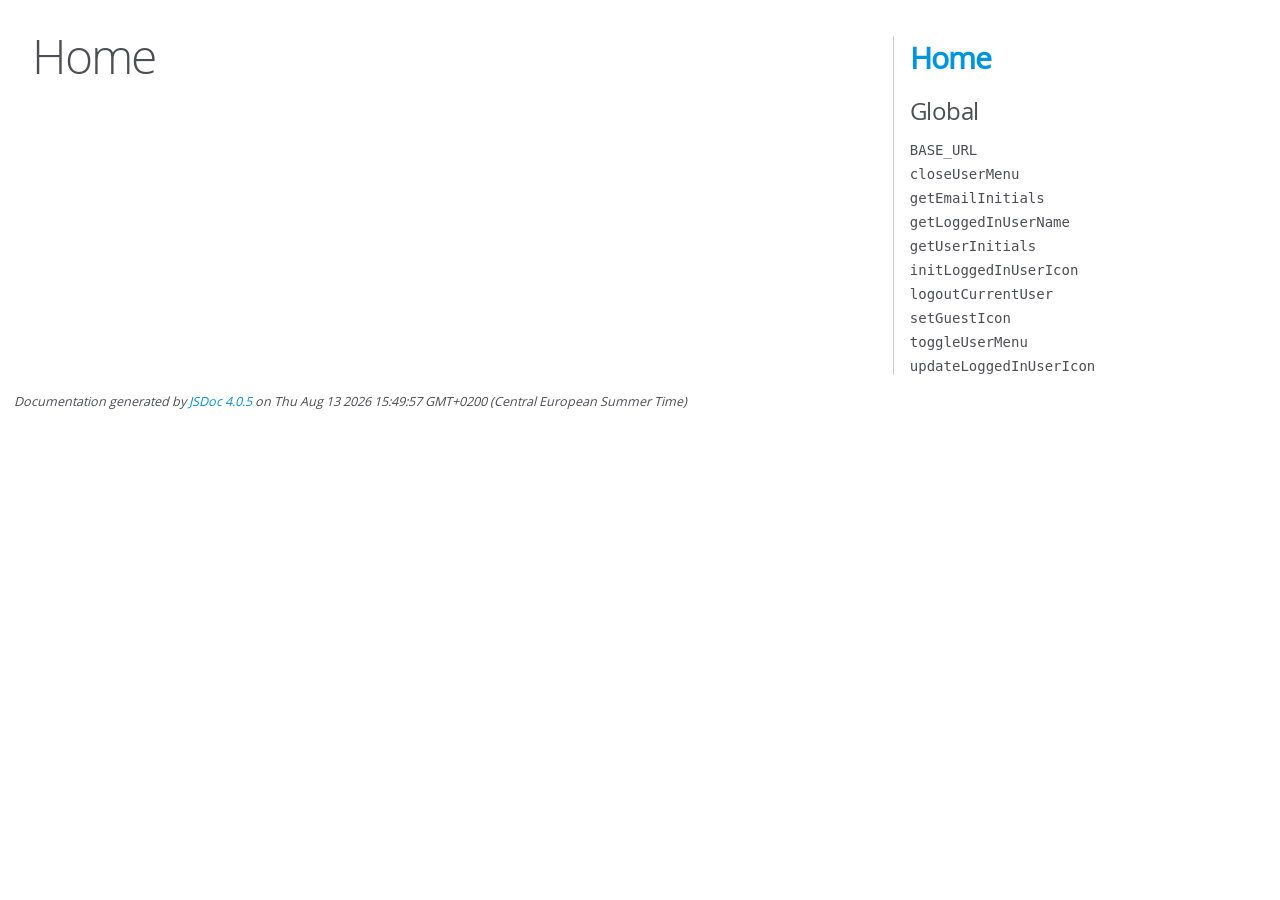
<file: out/index.html>
<!DOCTYPE html>
<html lang="en">
<head>
    <meta charset="utf-8">
    <title>JSDoc: Home</title>

    <script src="scripts/prettify/prettify.js"> </script>
    <script src="scripts/prettify/lang-css.js"> </script>
    <!--[if lt IE 9]>
      <script src="//html5shiv.googlecode.com/svn/trunk/html5.js"></script>
    <![endif]-->
    <link type="text/css" rel="stylesheet" href="styles/prettify-tomorrow.css">
    <link type="text/css" rel="stylesheet" href="styles/jsdoc-default.css">
</head>

<body>

<div id="main">

    <h1 class="page-title">Home</h1>

    



    


    <h3> </h3>










    









</div>

<nav>
    <h2><a href="index.html">Home</a></h2><h3>Global</h3><ul><li><a href="global.html#BASE_URL">BASE_URL</a></li><li><a href="global.html#closeUserMenu">closeUserMenu</a></li><li><a href="global.html#getEmailInitials">getEmailInitials</a></li><li><a href="global.html#getLoggedInUserName">getLoggedInUserName</a></li><li><a href="global.html#getUserInitials">getUserInitials</a></li><li><a href="global.html#initLoggedInUserIcon">initLoggedInUserIcon</a></li><li><a href="global.html#logoutCurrentUser">logoutCurrentUser</a></li><li><a href="global.html#setGuestIcon">setGuestIcon</a></li><li><a href="global.html#toggleUserMenu">toggleUserMenu</a></li><li><a href="global.html#updateLoggedInUserIcon">updateLoggedInUserIcon</a></li></ul>
</nav>

<br class="clear">

<footer>
    Documentation generated by <a href="https://github.com/jsdoc/jsdoc">JSDoc 4.0.5</a> on Thu Aug 13 2026 15:49:57 GMT+0200 (Central European Summer Time)
</footer>

<script> prettyPrint(); </script>
<script src="scripts/linenumber.js"> </script>
</body>
</html>
</file>
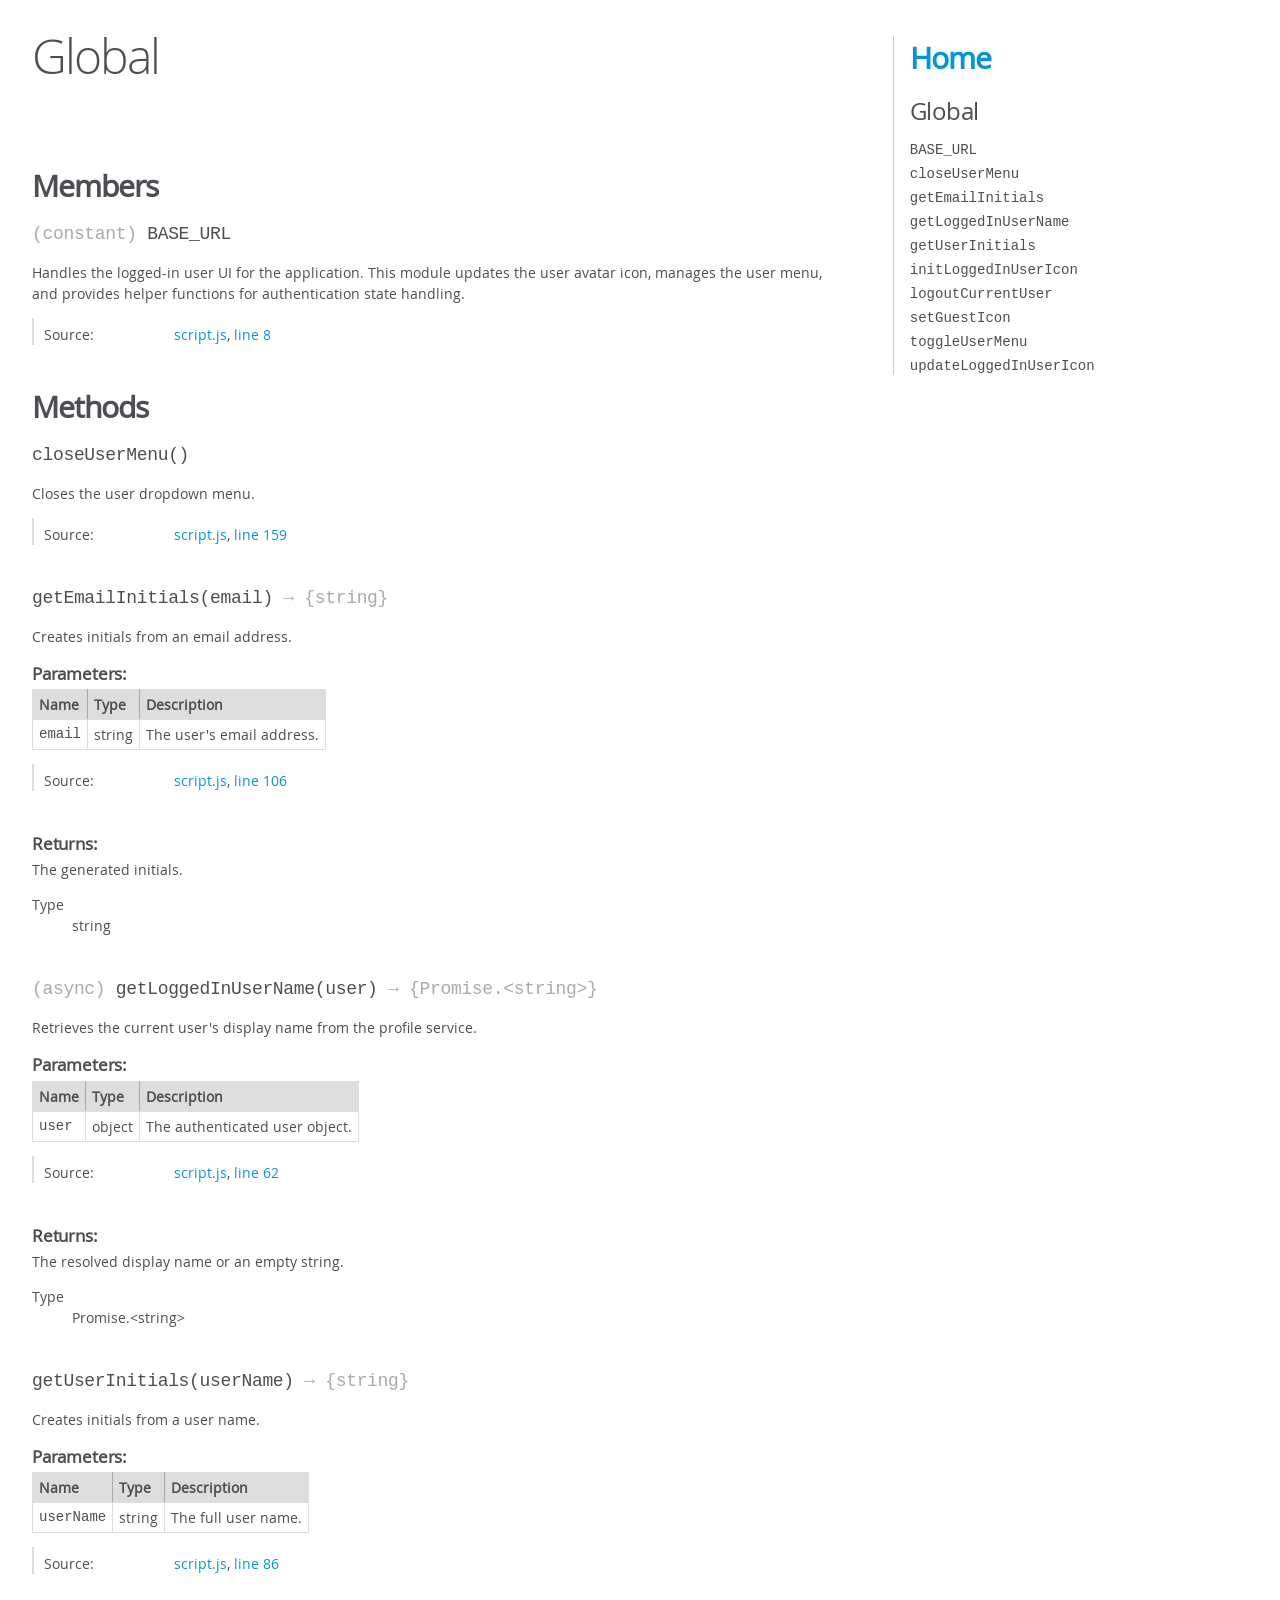
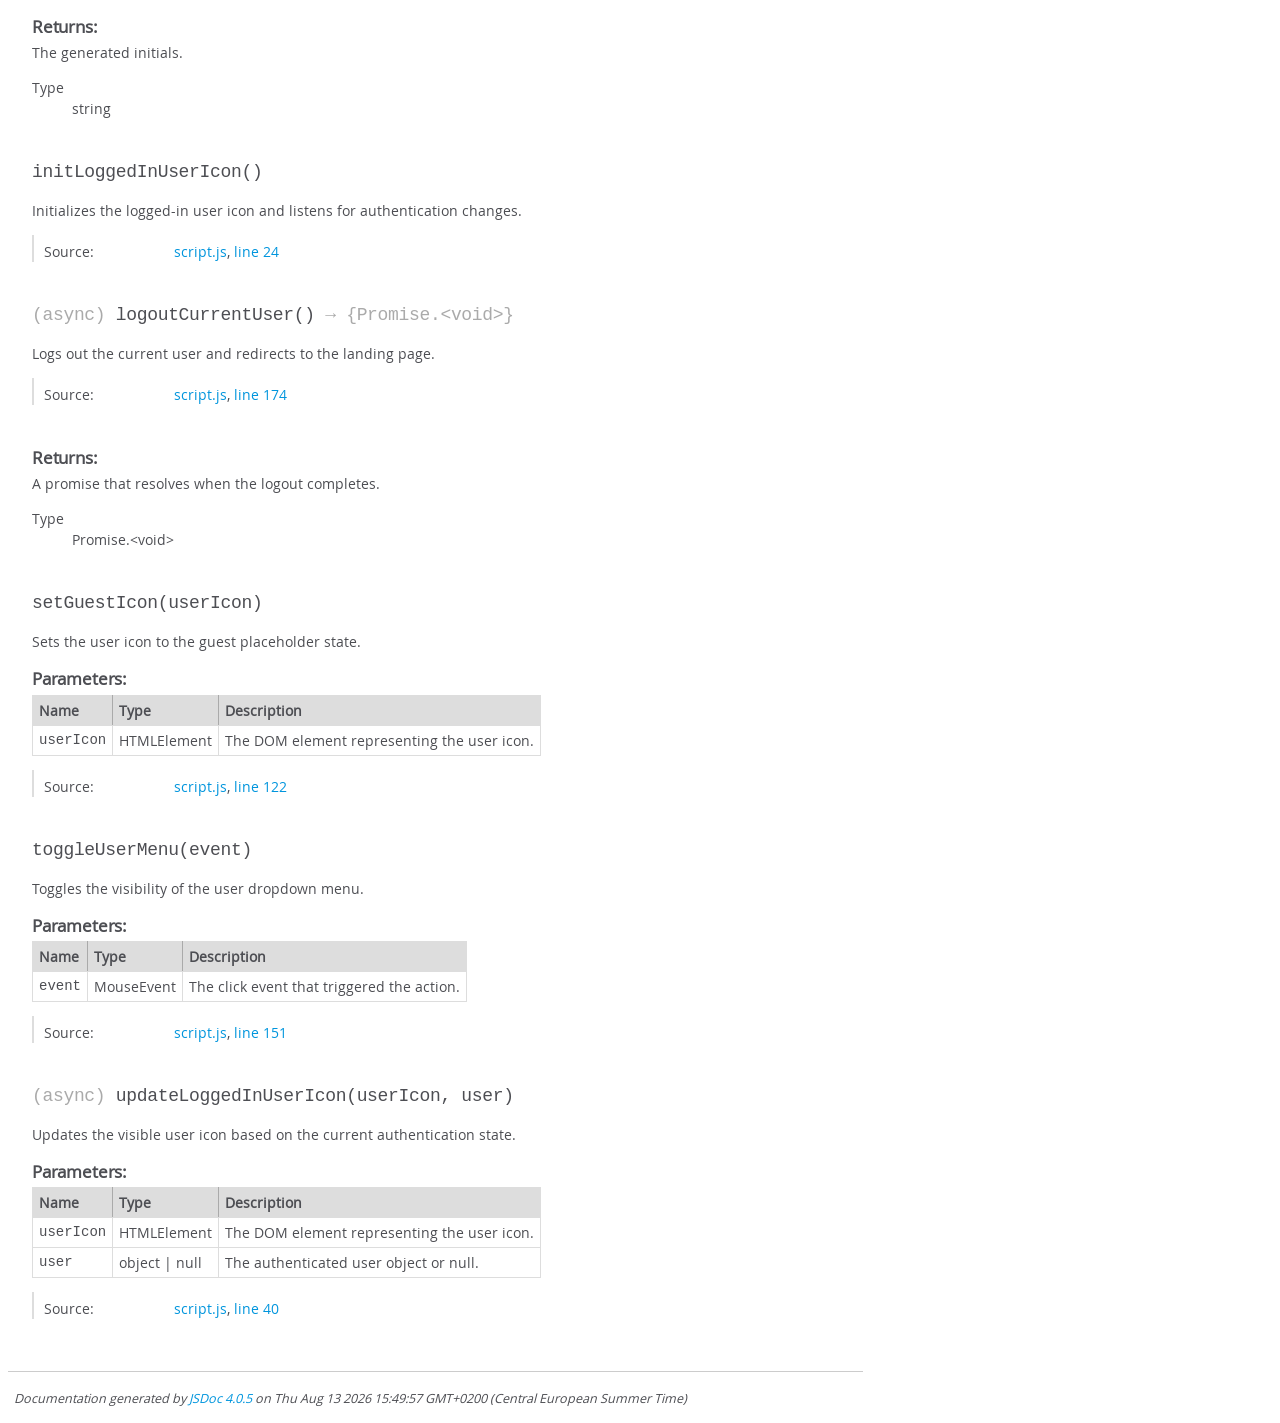
<file: out/global.html>
<!DOCTYPE html>
<html lang="en">
<head>
    <meta charset="utf-8">
    <title>JSDoc: Global</title>

    <script src="scripts/prettify/prettify.js"> </script>
    <script src="scripts/prettify/lang-css.js"> </script>
    <!--[if lt IE 9]>
      <script src="//html5shiv.googlecode.com/svn/trunk/html5.js"></script>
    <![endif]-->
    <link type="text/css" rel="stylesheet" href="styles/prettify-tomorrow.css">
    <link type="text/css" rel="stylesheet" href="styles/jsdoc-default.css">
</head>

<body>

<div id="main">

    <h1 class="page-title">Global</h1>

    




<section>

<header>
    
        <h2></h2>
        
    
</header>

<article>
    <div class="container-overview">
    
        

        


<dl class="details">

    

    

    

    

    

    

    

    

    

    

    

    

    

    

    

    
</dl>


        
    
    </div>

    

    

    

    

    

    

    
        <h3 class="subsection-title">Members</h3>

        
            
<h4 class="name" id="BASE_URL"><span class="type-signature">(constant) </span>BASE_URL<span class="type-signature"></span></h4>




<div class="description">
    Handles the logged-in user UI for the application.
This module updates the user avatar icon, manages the user menu,
and provides helper functions for authentication state handling.
</div>







<dl class="details">

    

    

    

    

    

    

    

    

    

    

    

    

    
    <dt class="tag-source">Source:</dt>
    <dd class="tag-source"><ul class="dummy"><li>
        <a href="script.js.html">script.js</a>, <a href="script.js.html#line8">line 8</a>
    </li></ul></dd>
    

    

    

    
</dl>






        
    

    
        <h3 class="subsection-title">Methods</h3>

        
            

    

    
    <h4 class="name" id="closeUserMenu"><span class="type-signature"></span>closeUserMenu<span class="signature">()</span><span class="type-signature"></span></h4>
    

    



<div class="description">
    Closes the user dropdown menu.
</div>













<dl class="details">

    

    

    

    

    

    

    

    

    

    

    

    

    
    <dt class="tag-source">Source:</dt>
    <dd class="tag-source"><ul class="dummy"><li>
        <a href="script.js.html">script.js</a>, <a href="script.js.html#line159">line 159</a>
    </li></ul></dd>
    

    

    

    
</dl>




















        
            

    

    
    <h4 class="name" id="getEmailInitials"><span class="type-signature"></span>getEmailInitials<span class="signature">(email)</span><span class="type-signature"> &rarr; {string}</span></h4>
    

    



<div class="description">
    Creates initials from an email address.
</div>









    <h5>Parameters:</h5>
    

<table class="params">
    <thead>
    <tr>
        
        <th>Name</th>
        

        <th>Type</th>

        

        

        <th class="last">Description</th>
    </tr>
    </thead>

    <tbody>
    

        <tr>
            
                <td class="name"><code>email</code></td>
            

            <td class="type">
            
                
<span class="param-type">string</span>


            
            </td>

            

            

            <td class="description last">The user's email address.</td>
        </tr>

    
    </tbody>
</table>






<dl class="details">

    

    

    

    

    

    

    

    

    

    

    

    

    
    <dt class="tag-source">Source:</dt>
    <dd class="tag-source"><ul class="dummy"><li>
        <a href="script.js.html">script.js</a>, <a href="script.js.html#line106">line 106</a>
    </li></ul></dd>
    

    

    

    
</dl>















<h5>Returns:</h5>

        
<div class="param-desc">
    The generated initials.
</div>



<dl>
    <dt>
        Type
    </dt>
    <dd>
        
<span class="param-type">string</span>


    </dd>
</dl>

    





        
            

    

    
    <h4 class="name" id="getLoggedInUserName"><span class="type-signature">(async) </span>getLoggedInUserName<span class="signature">(user)</span><span class="type-signature"> &rarr; {Promise.&lt;string>}</span></h4>
    

    



<div class="description">
    Retrieves the current user's display name from the profile service.
</div>









    <h5>Parameters:</h5>
    

<table class="params">
    <thead>
    <tr>
        
        <th>Name</th>
        

        <th>Type</th>

        

        

        <th class="last">Description</th>
    </tr>
    </thead>

    <tbody>
    

        <tr>
            
                <td class="name"><code>user</code></td>
            

            <td class="type">
            
                
<span class="param-type">object</span>


            
            </td>

            

            

            <td class="description last">The authenticated user object.</td>
        </tr>

    
    </tbody>
</table>






<dl class="details">

    

    

    

    

    

    

    

    

    

    

    

    

    
    <dt class="tag-source">Source:</dt>
    <dd class="tag-source"><ul class="dummy"><li>
        <a href="script.js.html">script.js</a>, <a href="script.js.html#line62">line 62</a>
    </li></ul></dd>
    

    

    

    
</dl>















<h5>Returns:</h5>

        
<div class="param-desc">
    The resolved display name or an empty string.
</div>



<dl>
    <dt>
        Type
    </dt>
    <dd>
        
<span class="param-type">Promise.&lt;string></span>


    </dd>
</dl>

    





        
            

    

    
    <h4 class="name" id="getUserInitials"><span class="type-signature"></span>getUserInitials<span class="signature">(userName)</span><span class="type-signature"> &rarr; {string}</span></h4>
    

    



<div class="description">
    Creates initials from a user name.
</div>









    <h5>Parameters:</h5>
    

<table class="params">
    <thead>
    <tr>
        
        <th>Name</th>
        

        <th>Type</th>

        

        

        <th class="last">Description</th>
    </tr>
    </thead>

    <tbody>
    

        <tr>
            
                <td class="name"><code>userName</code></td>
            

            <td class="type">
            
                
<span class="param-type">string</span>


            
            </td>

            

            

            <td class="description last">The full user name.</td>
        </tr>

    
    </tbody>
</table>






<dl class="details">

    

    

    

    

    

    

    

    

    

    

    

    

    
    <dt class="tag-source">Source:</dt>
    <dd class="tag-source"><ul class="dummy"><li>
        <a href="script.js.html">script.js</a>, <a href="script.js.html#line86">line 86</a>
    </li></ul></dd>
    

    

    

    
</dl>















<h5>Returns:</h5>

        
<div class="param-desc">
    The generated initials.
</div>



<dl>
    <dt>
        Type
    </dt>
    <dd>
        
<span class="param-type">string</span>


    </dd>
</dl>

    





        
            

    

    
    <h4 class="name" id="initLoggedInUserIcon"><span class="type-signature"></span>initLoggedInUserIcon<span class="signature">()</span><span class="type-signature"></span></h4>
    

    



<div class="description">
    Initializes the logged-in user icon and listens for authentication changes.
</div>













<dl class="details">

    

    

    

    

    

    

    

    

    

    

    

    

    
    <dt class="tag-source">Source:</dt>
    <dd class="tag-source"><ul class="dummy"><li>
        <a href="script.js.html">script.js</a>, <a href="script.js.html#line24">line 24</a>
    </li></ul></dd>
    

    

    

    
</dl>




















        
            

    

    
    <h4 class="name" id="logoutCurrentUser"><span class="type-signature">(async) </span>logoutCurrentUser<span class="signature">()</span><span class="type-signature"> &rarr; {Promise.&lt;void>}</span></h4>
    

    



<div class="description">
    Logs out the current user and redirects to the landing page.
</div>













<dl class="details">

    

    

    

    

    

    

    

    

    

    

    

    

    
    <dt class="tag-source">Source:</dt>
    <dd class="tag-source"><ul class="dummy"><li>
        <a href="script.js.html">script.js</a>, <a href="script.js.html#line174">line 174</a>
    </li></ul></dd>
    

    

    

    
</dl>















<h5>Returns:</h5>

        
<div class="param-desc">
    A promise that resolves when the logout completes.
</div>



<dl>
    <dt>
        Type
    </dt>
    <dd>
        
<span class="param-type">Promise.&lt;void></span>


    </dd>
</dl>

    





        
            

    

    
    <h4 class="name" id="setGuestIcon"><span class="type-signature"></span>setGuestIcon<span class="signature">(userIcon)</span><span class="type-signature"></span></h4>
    

    



<div class="description">
    Sets the user icon to the guest placeholder state.
</div>









    <h5>Parameters:</h5>
    

<table class="params">
    <thead>
    <tr>
        
        <th>Name</th>
        

        <th>Type</th>

        

        

        <th class="last">Description</th>
    </tr>
    </thead>

    <tbody>
    

        <tr>
            
                <td class="name"><code>userIcon</code></td>
            

            <td class="type">
            
                
<span class="param-type">HTMLElement</span>


            
            </td>

            

            

            <td class="description last">The DOM element representing the user icon.</td>
        </tr>

    
    </tbody>
</table>






<dl class="details">

    

    

    

    

    

    

    

    

    

    

    

    

    
    <dt class="tag-source">Source:</dt>
    <dd class="tag-source"><ul class="dummy"><li>
        <a href="script.js.html">script.js</a>, <a href="script.js.html#line122">line 122</a>
    </li></ul></dd>
    

    

    

    
</dl>




















        
            

    

    
    <h4 class="name" id="toggleUserMenu"><span class="type-signature"></span>toggleUserMenu<span class="signature">(event)</span><span class="type-signature"></span></h4>
    

    



<div class="description">
    Toggles the visibility of the user dropdown menu.
</div>









    <h5>Parameters:</h5>
    

<table class="params">
    <thead>
    <tr>
        
        <th>Name</th>
        

        <th>Type</th>

        

        

        <th class="last">Description</th>
    </tr>
    </thead>

    <tbody>
    

        <tr>
            
                <td class="name"><code>event</code></td>
            

            <td class="type">
            
                
<span class="param-type">MouseEvent</span>


            
            </td>

            

            

            <td class="description last">The click event that triggered the action.</td>
        </tr>

    
    </tbody>
</table>






<dl class="details">

    

    

    

    

    

    

    

    

    

    

    

    

    
    <dt class="tag-source">Source:</dt>
    <dd class="tag-source"><ul class="dummy"><li>
        <a href="script.js.html">script.js</a>, <a href="script.js.html#line151">line 151</a>
    </li></ul></dd>
    

    

    

    
</dl>




















        
            

    

    
    <h4 class="name" id="updateLoggedInUserIcon"><span class="type-signature">(async) </span>updateLoggedInUserIcon<span class="signature">(userIcon, user)</span><span class="type-signature"></span></h4>
    

    



<div class="description">
    Updates the visible user icon based on the current authentication state.
</div>









    <h5>Parameters:</h5>
    

<table class="params">
    <thead>
    <tr>
        
        <th>Name</th>
        

        <th>Type</th>

        

        

        <th class="last">Description</th>
    </tr>
    </thead>

    <tbody>
    

        <tr>
            
                <td class="name"><code>userIcon</code></td>
            

            <td class="type">
            
                
<span class="param-type">HTMLElement</span>


            
            </td>

            

            

            <td class="description last">The DOM element representing the user icon.</td>
        </tr>

    

        <tr>
            
                <td class="name"><code>user</code></td>
            

            <td class="type">
            
                
<span class="param-type">object</span>
|

<span class="param-type">null</span>


            
            </td>

            

            

            <td class="description last">The authenticated user object or null.</td>
        </tr>

    
    </tbody>
</table>






<dl class="details">

    

    

    

    

    

    

    

    

    

    

    

    

    
    <dt class="tag-source">Source:</dt>
    <dd class="tag-source"><ul class="dummy"><li>
        <a href="script.js.html">script.js</a>, <a href="script.js.html#line40">line 40</a>
    </li></ul></dd>
    

    

    

    
</dl>




















        
    

    

    
</article>

</section>




</div>

<nav>
    <h2><a href="index.html">Home</a></h2><h3>Global</h3><ul><li><a href="global.html#BASE_URL">BASE_URL</a></li><li><a href="global.html#closeUserMenu">closeUserMenu</a></li><li><a href="global.html#getEmailInitials">getEmailInitials</a></li><li><a href="global.html#getLoggedInUserName">getLoggedInUserName</a></li><li><a href="global.html#getUserInitials">getUserInitials</a></li><li><a href="global.html#initLoggedInUserIcon">initLoggedInUserIcon</a></li><li><a href="global.html#logoutCurrentUser">logoutCurrentUser</a></li><li><a href="global.html#setGuestIcon">setGuestIcon</a></li><li><a href="global.html#toggleUserMenu">toggleUserMenu</a></li><li><a href="global.html#updateLoggedInUserIcon">updateLoggedInUserIcon</a></li></ul>
</nav>

<br class="clear">

<footer>
    Documentation generated by <a href="https://github.com/jsdoc/jsdoc">JSDoc 4.0.5</a> on Thu Aug 13 2026 15:49:57 GMT+0200 (Central European Summer Time)
</footer>

<script> prettyPrint(); </script>
<script src="scripts/linenumber.js"> </script>
</body>
</html>
</file>
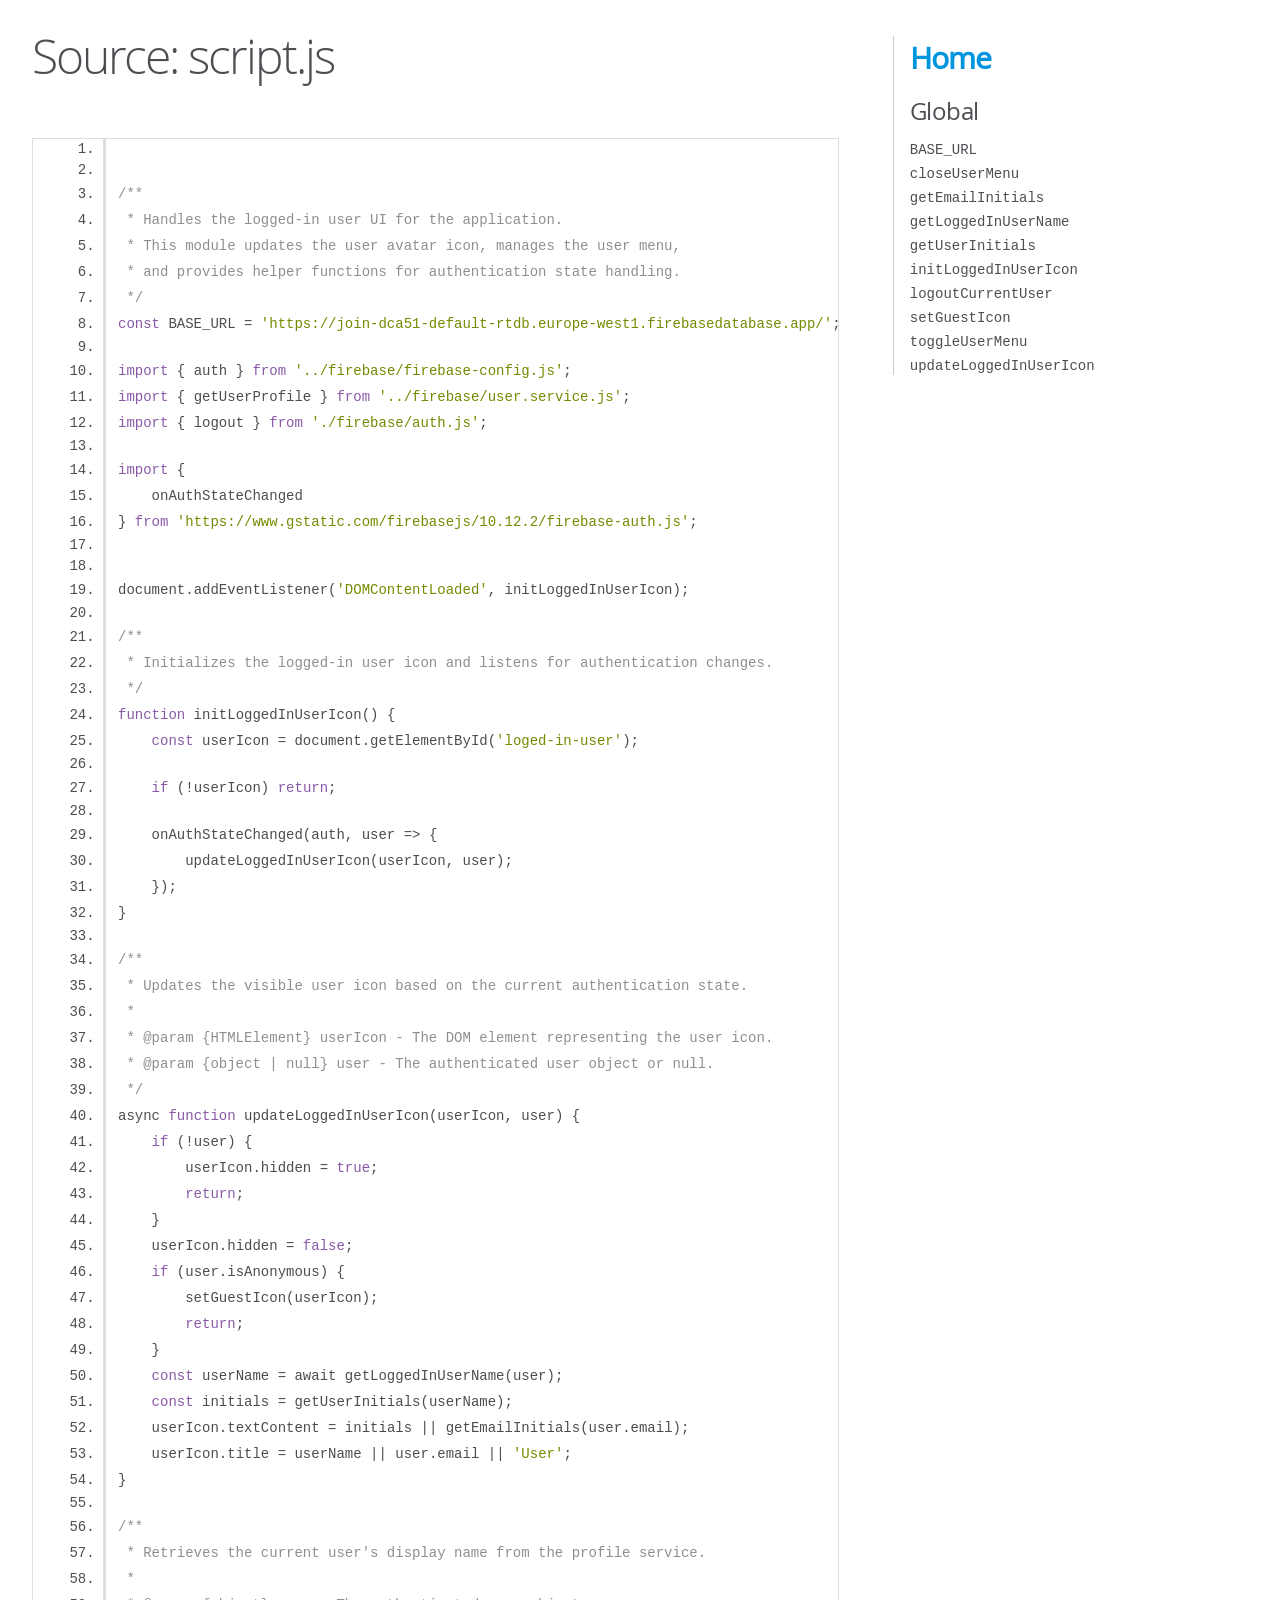
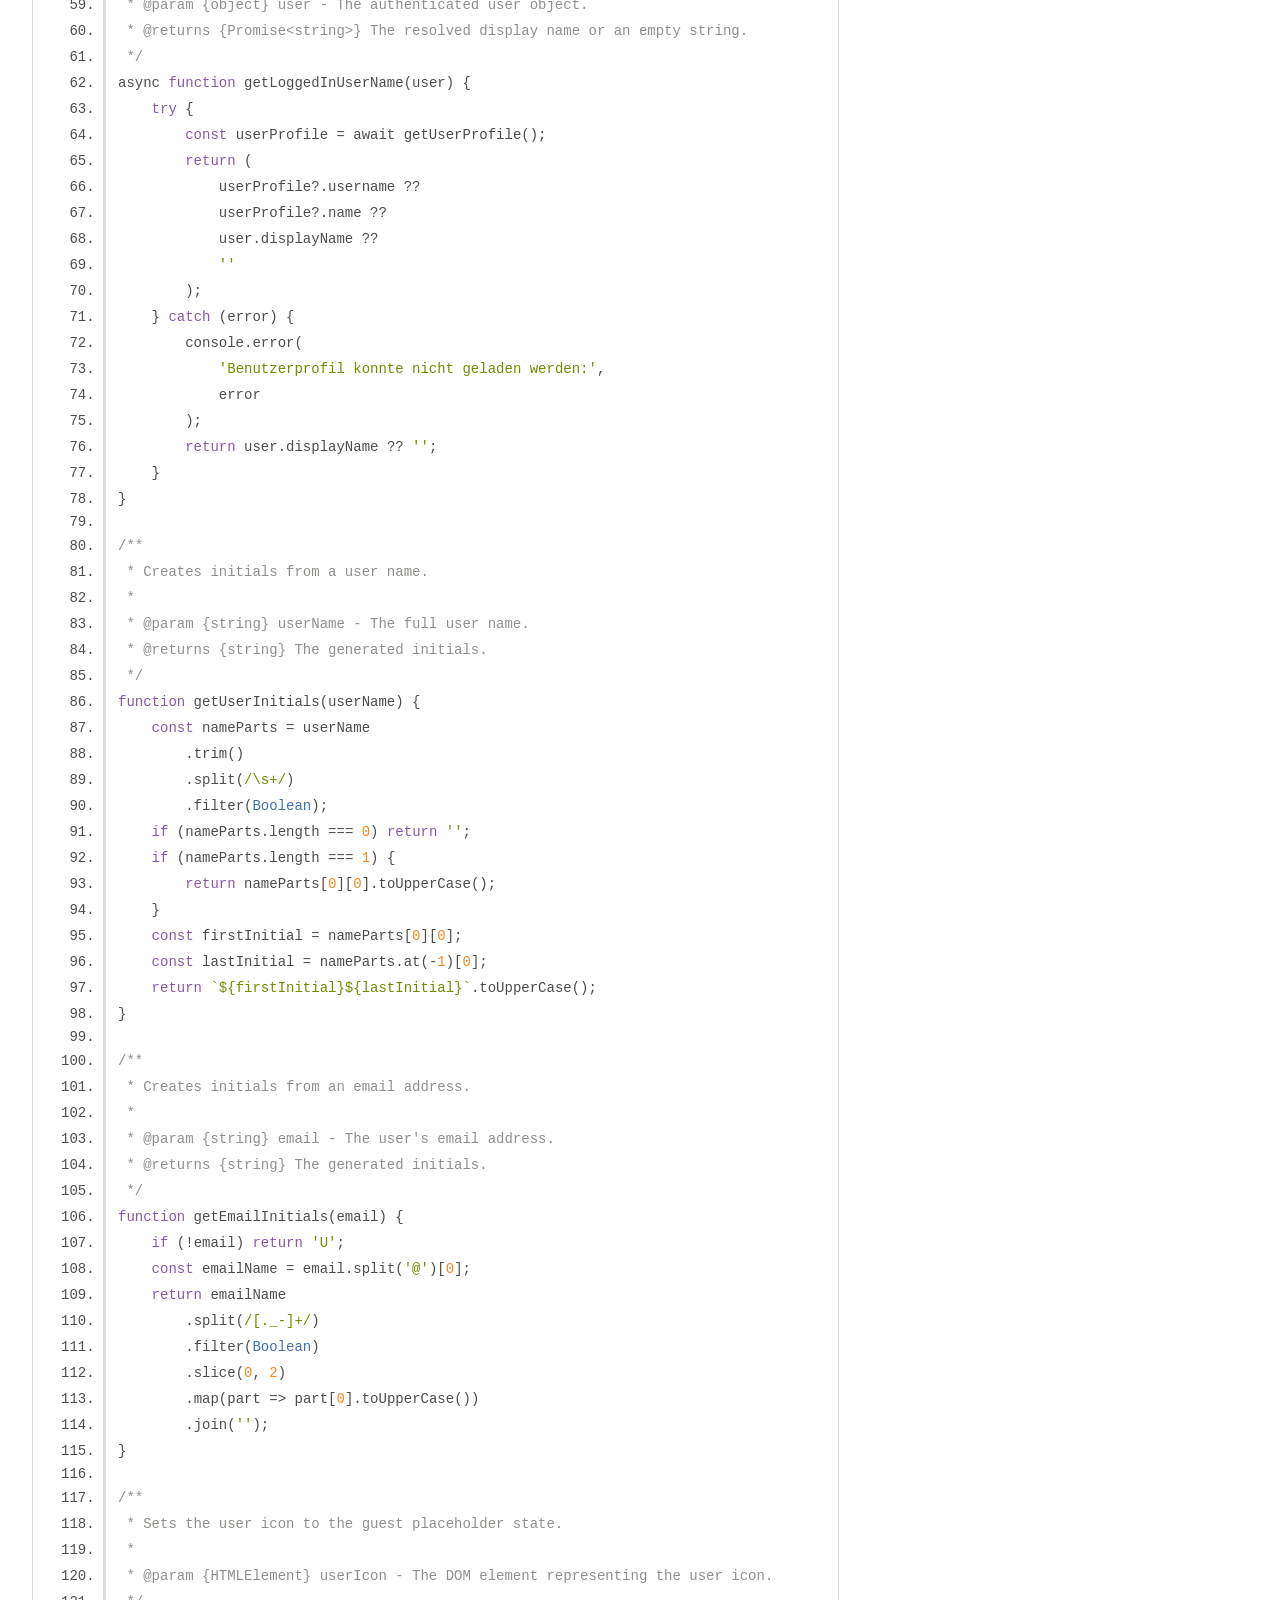
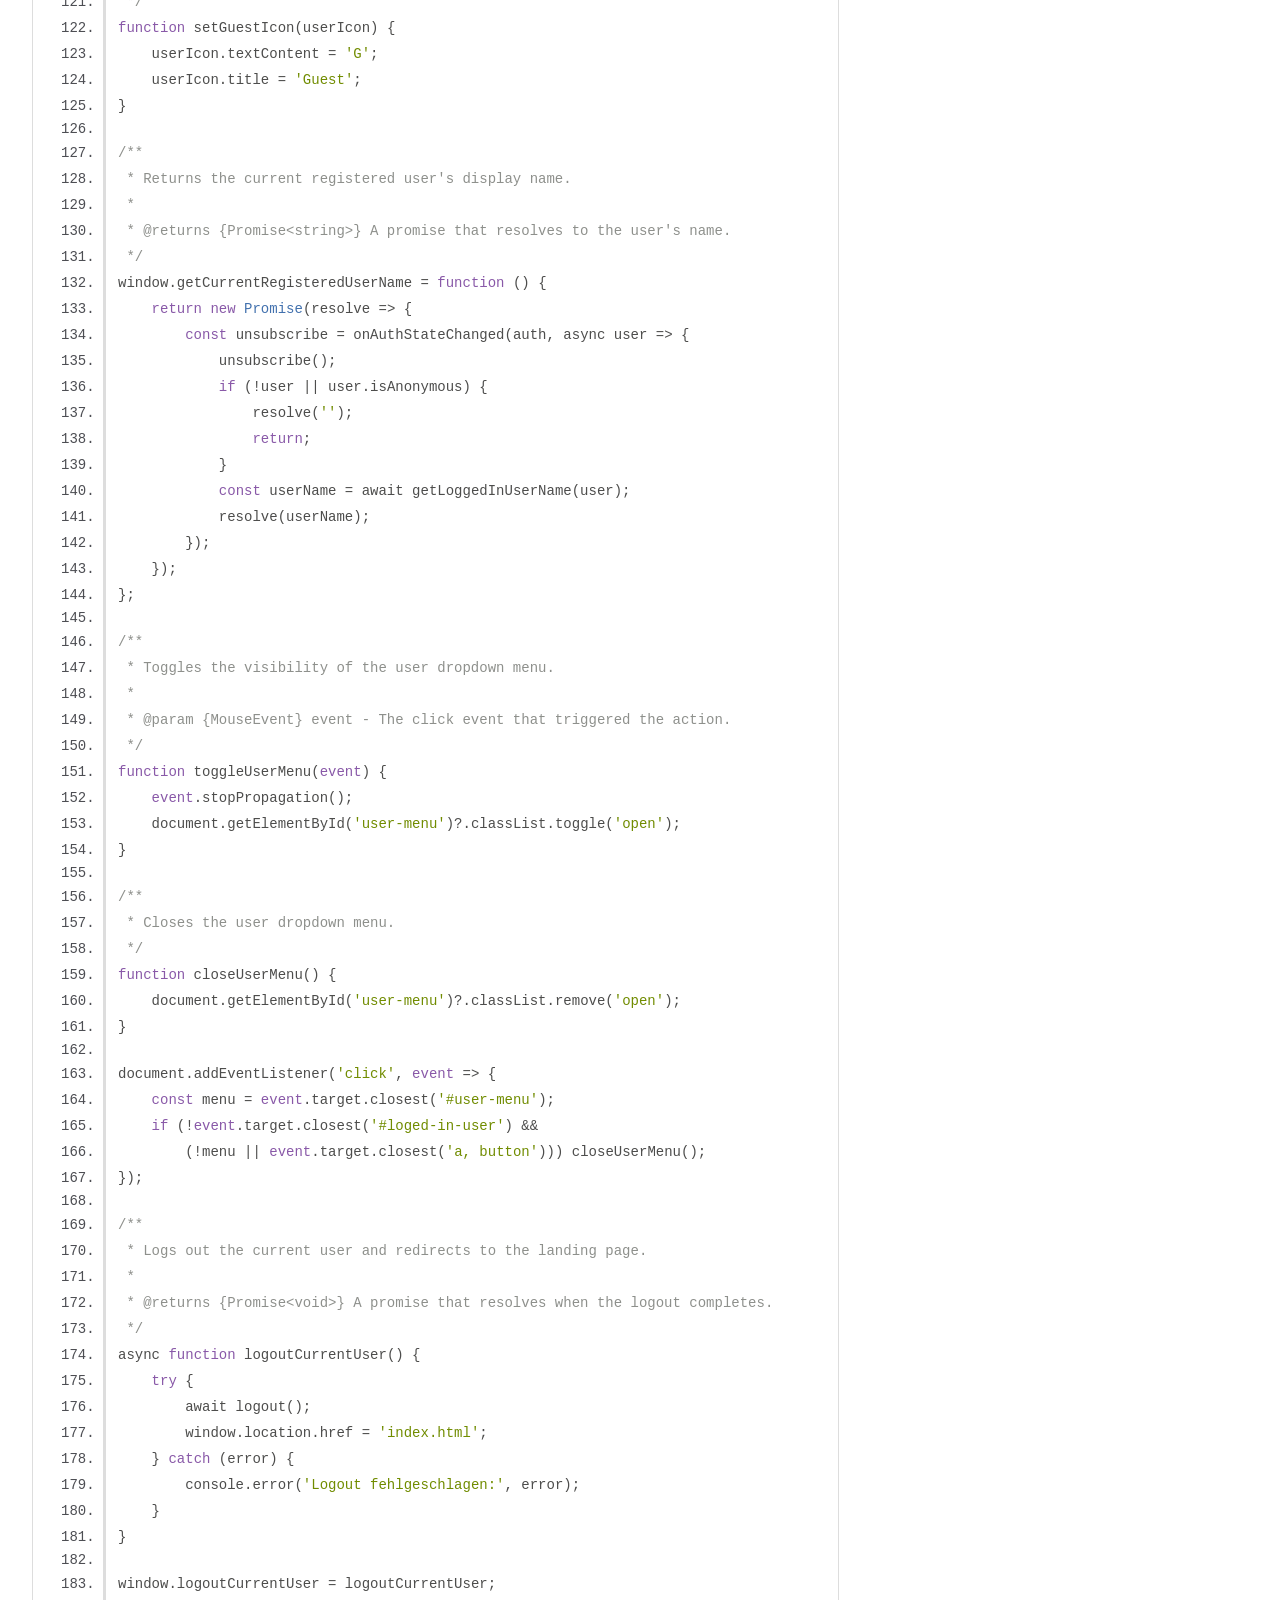
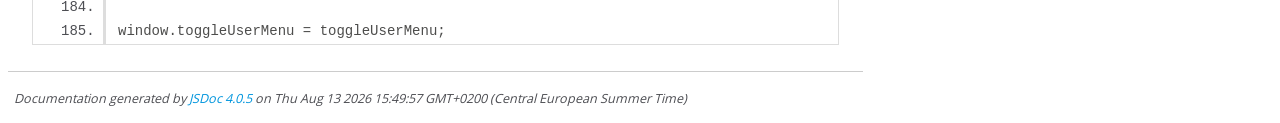
<file: out/script.js.html>
<!DOCTYPE html>
<html lang="en">
<head>
    <meta charset="utf-8">
    <title>JSDoc: Source: script.js</title>

    <script src="scripts/prettify/prettify.js"> </script>
    <script src="scripts/prettify/lang-css.js"> </script>
    <!--[if lt IE 9]>
      <script src="//html5shiv.googlecode.com/svn/trunk/html5.js"></script>
    <![endif]-->
    <link type="text/css" rel="stylesheet" href="styles/prettify-tomorrow.css">
    <link type="text/css" rel="stylesheet" href="styles/jsdoc-default.css">
</head>

<body>

<div id="main">

    <h1 class="page-title">Source: script.js</h1>

    



    
    <section>
        <article>
            <pre class="prettyprint source linenums"><code>

/**
 * Handles the logged-in user UI for the application.
 * This module updates the user avatar icon, manages the user menu,
 * and provides helper functions for authentication state handling.
 */
const BASE_URL = 'https://join-dca51-default-rtdb.europe-west1.firebasedatabase.app/';

import { auth } from '../firebase/firebase-config.js';
import { getUserProfile } from '../firebase/user.service.js';
import { logout } from './firebase/auth.js';

import {
    onAuthStateChanged
} from 'https://www.gstatic.com/firebasejs/10.12.2/firebase-auth.js';


document.addEventListener('DOMContentLoaded', initLoggedInUserIcon);

/**
 * Initializes the logged-in user icon and listens for authentication changes.
 */
function initLoggedInUserIcon() {
    const userIcon = document.getElementById('loged-in-user');

    if (!userIcon) return;

    onAuthStateChanged(auth, user => {
        updateLoggedInUserIcon(userIcon, user);
    });
}

/**
 * Updates the visible user icon based on the current authentication state.
 *
 * @param {HTMLElement} userIcon - The DOM element representing the user icon.
 * @param {object | null} user - The authenticated user object or null.
 */
async function updateLoggedInUserIcon(userIcon, user) {
    if (!user) {
        userIcon.hidden = true;
        return;
    }
    userIcon.hidden = false;
    if (user.isAnonymous) {
        setGuestIcon(userIcon);
        return;
    }
    const userName = await getLoggedInUserName(user);
    const initials = getUserInitials(userName);
    userIcon.textContent = initials || getEmailInitials(user.email);
    userIcon.title = userName || user.email || 'User';
}

/**
 * Retrieves the current user's display name from the profile service.
 *
 * @param {object} user - The authenticated user object.
 * @returns {Promise&lt;string>} The resolved display name or an empty string.
 */
async function getLoggedInUserName(user) {
    try {
        const userProfile = await getUserProfile();
        return (
            userProfile?.username ??
            userProfile?.name ??
            user.displayName ??
            ''
        );
    } catch (error) {
        console.error(
            'Benutzerprofil konnte nicht geladen werden:',
            error
        );
        return user.displayName ?? '';
    }
}

/**
 * Creates initials from a user name.
 *
 * @param {string} userName - The full user name.
 * @returns {string} The generated initials.
 */
function getUserInitials(userName) {
    const nameParts = userName
        .trim()
        .split(/\s+/)
        .filter(Boolean);
    if (nameParts.length === 0) return '';
    if (nameParts.length === 1) {
        return nameParts[0][0].toUpperCase();
    }
    const firstInitial = nameParts[0][0];
    const lastInitial = nameParts.at(-1)[0];
    return `${firstInitial}${lastInitial}`.toUpperCase();
}

/**
 * Creates initials from an email address.
 *
 * @param {string} email - The user's email address.
 * @returns {string} The generated initials.
 */
function getEmailInitials(email) {
    if (!email) return 'U';
    const emailName = email.split('@')[0];
    return emailName
        .split(/[._-]+/)
        .filter(Boolean)
        .slice(0, 2)
        .map(part => part[0].toUpperCase())
        .join('');
}

/**
 * Sets the user icon to the guest placeholder state.
 *
 * @param {HTMLElement} userIcon - The DOM element representing the user icon.
 */
function setGuestIcon(userIcon) {
    userIcon.textContent = 'G';
    userIcon.title = 'Guest';
}

/**
 * Returns the current registered user's display name.
 *
 * @returns {Promise&lt;string>} A promise that resolves to the user's name.
 */
window.getCurrentRegisteredUserName = function () {
    return new Promise(resolve => {
        const unsubscribe = onAuthStateChanged(auth, async user => {
            unsubscribe();
            if (!user || user.isAnonymous) {
                resolve('');
                return;
            }
            const userName = await getLoggedInUserName(user);
            resolve(userName);
        });
    });
};

/**
 * Toggles the visibility of the user dropdown menu.
 *
 * @param {MouseEvent} event - The click event that triggered the action.
 */
function toggleUserMenu(event) {
    event.stopPropagation();
    document.getElementById('user-menu')?.classList.toggle('open');
}

/**
 * Closes the user dropdown menu.
 */
function closeUserMenu() {
    document.getElementById('user-menu')?.classList.remove('open');
}

document.addEventListener('click', event => {
    const menu = event.target.closest('#user-menu');
    if (!event.target.closest('#loged-in-user') &amp;&amp;
        (!menu || event.target.closest('a, button'))) closeUserMenu();
});

/**
 * Logs out the current user and redirects to the landing page.
 *
 * @returns {Promise&lt;void>} A promise that resolves when the logout completes.
 */
async function logoutCurrentUser() {
    try {
        await logout();
        window.location.href = 'index.html';
    } catch (error) {
        console.error('Logout fehlgeschlagen:', error);
    }
}

window.logoutCurrentUser = logoutCurrentUser;

window.toggleUserMenu = toggleUserMenu;</code></pre>
        </article>
    </section>




</div>

<nav>
    <h2><a href="index.html">Home</a></h2><h3>Global</h3><ul><li><a href="global.html#BASE_URL">BASE_URL</a></li><li><a href="global.html#closeUserMenu">closeUserMenu</a></li><li><a href="global.html#getEmailInitials">getEmailInitials</a></li><li><a href="global.html#getLoggedInUserName">getLoggedInUserName</a></li><li><a href="global.html#getUserInitials">getUserInitials</a></li><li><a href="global.html#initLoggedInUserIcon">initLoggedInUserIcon</a></li><li><a href="global.html#logoutCurrentUser">logoutCurrentUser</a></li><li><a href="global.html#setGuestIcon">setGuestIcon</a></li><li><a href="global.html#toggleUserMenu">toggleUserMenu</a></li><li><a href="global.html#updateLoggedInUserIcon">updateLoggedInUserIcon</a></li></ul>
</nav>

<br class="clear">

<footer>
    Documentation generated by <a href="https://github.com/jsdoc/jsdoc">JSDoc 4.0.5</a> on Thu Aug 13 2026 15:49:57 GMT+0200 (Central European Summer Time)
</footer>

<script> prettyPrint(); </script>
<script src="scripts/linenumber.js"> </script>
</body>
</html>
</file>
<file: out/styles/prettify-tomorrow.css>
/* Tomorrow Theme */
/* Original theme - https://github.com/chriskempson/tomorrow-theme */
/* Pretty printing styles. Used with prettify.js. */
/* SPAN elements with the classes below are added by prettyprint. */
/* plain text */
.pln {
  color: #4d4d4c; }

@media screen {
  /* string content */
  .str {
    color: #718c00; }

  /* a keyword */
  .kwd {
    color: #8959a8; }

  /* a comment */
  .com {
    color: #8e908c; }

  /* a type name */
  .typ {
    color: #4271ae; }

  /* a literal value */
  .lit {
    color: #f5871f; }

  /* punctuation */
  .pun {
    color: #4d4d4c; }

  /* lisp open bracket */
  .opn {
    color: #4d4d4c; }

  /* lisp close bracket */
  .clo {
    color: #4d4d4c; }

  /* a markup tag name */
  .tag {
    color: #c82829; }

  /* a markup attribute name */
  .atn {
    color: #f5871f; }

  /* a markup attribute value */
  .atv {
    color: #3e999f; }

  /* a declaration */
  .dec {
    color: #f5871f; }

  /* a variable name */
  .var {
    color: #c82829; }

  /* a function name */
  .fun {
    color: #4271ae; } }
/* Use higher contrast and text-weight for printable form. */
@media print, projection {
  .str {
    color: #060; }

  .kwd {
    color: #006;
    font-weight: bold; }

  .com {
    color: #600;
    font-style: italic; }

  .typ {
    color: #404;
    font-weight: bold; }

  .lit {
    color: #044; }

  .pun, .opn, .clo {
    color: #440; }

  .tag {
    color: #006;
    font-weight: bold; }

  .atn {
    color: #404; }

  .atv {
    color: #060; } }
/* Style */
/*
pre.prettyprint {
  background: white;
  font-family: Consolas, Monaco, 'Andale Mono', monospace;
  font-size: 12px;
  line-height: 1.5;
  border: 1px solid #ccc;
  padding: 10px; }
*/

/* Specify class=linenums on a pre to get line numbering */
ol.linenums {
  margin-top: 0;
  margin-bottom: 0; }

/* IE indents via margin-left */
li.L0,
li.L1,
li.L2,
li.L3,
li.L4,
li.L5,
li.L6,
li.L7,
li.L8,
li.L9 {
  /* */ }

/* Alternate shading for lines */
li.L1,
li.L3,
li.L5,
li.L7,
li.L9 {
  /* */ }
</file>
<file: out/styles/jsdoc-default.css>
@font-face {
    font-family: 'Open Sans';
    font-weight: normal;
    font-style: normal;
    src: url('../fonts/OpenSans-Regular-webfont.eot');
    src:
        local('Open Sans'),
        local('OpenSans'),
        url('../fonts/OpenSans-Regular-webfont.eot?#iefix') format('embedded-opentype'),
        url('../fonts/OpenSans-Regular-webfont.woff') format('woff'),
        url('../fonts/OpenSans-Regular-webfont.svg#open_sansregular') format('svg');
}

@font-face {
    font-family: 'Open Sans Light';
    font-weight: normal;
    font-style: normal;
    src: url('../fonts/OpenSans-Light-webfont.eot');
    src:
        local('Open Sans Light'),
        local('OpenSans Light'),
        url('../fonts/OpenSans-Light-webfont.eot?#iefix') format('embedded-opentype'),
        url('../fonts/OpenSans-Light-webfont.woff') format('woff'),
        url('../fonts/OpenSans-Light-webfont.svg#open_sanslight') format('svg');
}

html
{
    overflow: auto;
    background-color: #fff;
    font-size: 14px;
}

body
{
    font-family: 'Open Sans', sans-serif;
    line-height: 1.5;
    color: #4d4e53;
    background-color: white;
}

a, a:visited, a:active {
    color: #0095dd;
    text-decoration: none;
}

a:hover {
    text-decoration: underline;
}

header
{
    display: block;
    padding: 0px 4px;
}

tt, code, kbd, samp {
    font-family: Consolas, Monaco, 'Andale Mono', monospace;
}

.class-description {
    font-size: 130%;
    line-height: 140%;
    margin-bottom: 1em;
    margin-top: 1em;
}

.class-description:empty {
    margin: 0;
}

#main {
    float: left;
    width: 70%;
}

article dl {
    margin-bottom: 40px;
}

article img {
  max-width: 100%;
}

section
{
    display: block;
    background-color: #fff;
    padding: 12px 24px;
    border-bottom: 1px solid #ccc;
    margin-right: 30px;
}

.variation {
    display: none;
}

.signature-attributes {
    font-size: 60%;
    color: #aaa;
    font-style: italic;
    font-weight: lighter;
}

nav
{
    display: block;
    float: right;
    margin-top: 28px;
    width: 30%;
    box-sizing: border-box;
    border-left: 1px solid #ccc;
    padding-left: 16px;
}

nav ul {
    font-family: 'Lucida Grande', 'Lucida Sans Unicode', arial, sans-serif;
    font-size: 100%;
    line-height: 17px;
    padding: 0;
    margin: 0;
    list-style-type: none;
}

nav ul a, nav ul a:visited, nav ul a:active {
    font-family: Consolas, Monaco, 'Andale Mono', monospace;
    line-height: 18px;
    color: #4D4E53;
}

nav h3 {
    margin-top: 12px;
}

nav li {
    margin-top: 6px;
}

footer {
    display: block;
    padding: 6px;
    margin-top: 12px;
    font-style: italic;
    font-size: 90%;
}

h1, h2, h3, h4 {
    font-weight: 200;
    margin: 0;
}

h1
{
    font-family: 'Open Sans Light', sans-serif;
    font-size: 48px;
    letter-spacing: -2px;
    margin: 12px 24px 20px;
}

h2, h3.subsection-title
{
    font-size: 30px;
    font-weight: 700;
    letter-spacing: -1px;
    margin-bottom: 12px;
}

h3
{
    font-size: 24px;
    letter-spacing: -0.5px;
    margin-bottom: 12px;
}

h4
{
    font-size: 18px;
    letter-spacing: -0.33px;
    margin-bottom: 12px;
    color: #4d4e53;
}

h5, .container-overview .subsection-title
{
    font-size: 120%;
    font-weight: bold;
    letter-spacing: -0.01em;
    margin: 8px 0 3px 0;
}

h6
{
    font-size: 100%;
    letter-spacing: -0.01em;
    margin: 6px 0 3px 0;
    font-style: italic;
}

table
{
    border-spacing: 0;
    border: 0;
    border-collapse: collapse;
}

td, th
{
    border: 1px solid #ddd;
    margin: 0px;
    text-align: left;
    vertical-align: top;
    padding: 4px 6px;
    display: table-cell;
}

thead tr
{
    background-color: #ddd;
    font-weight: bold;
}

th { border-right: 1px solid #aaa; }
tr > th:last-child { border-right: 1px solid #ddd; }

.ancestors, .attribs { color: #999; }
.ancestors a, .attribs a
{
    color: #999 !important;
    text-decoration: none;
}

.clear
{
    clear: both;
}

.important
{
    font-weight: bold;
    color: #950B02;
}

.yes-def {
    text-indent: -1000px;
}

.type-signature {
    color: #aaa;
}

.name, .signature {
    font-family: Consolas, Monaco, 'Andale Mono', monospace;
}

.details { margin-top: 14px; border-left: 2px solid #DDD; }
.details dt { width: 120px; float: left; padding-left: 10px;  padding-top: 6px; }
.details dd { margin-left: 70px; }
.details ul { margin: 0; }
.details ul { list-style-type: none; }
.details li { margin-left: 30px; padding-top: 6px; }
.details pre.prettyprint { margin: 0 }
.details .object-value { padding-top: 0; }

.description {
    margin-bottom: 1em;
    margin-top: 1em;
}

.code-caption
{
    font-style: italic;
    font-size: 107%;
    margin: 0;
}

.source
{
    border: 1px solid #ddd;
    width: 80%;
    overflow: auto;
}

.prettyprint.source {
    width: inherit;
}

.source code
{
    font-size: 100%;
    line-height: 18px;
    display: block;
    padding: 4px 12px;
    margin: 0;
    background-color: #fff;
    color: #4D4E53;
}

.prettyprint code span.line
{
  display: inline-block;
}

.prettyprint.linenums
{
  padding-left: 70px;
  -webkit-user-select: none;
  -moz-user-select: none;
  -ms-user-select: none;
  user-select: none;
}

.prettyprint.linenums ol
{
  padding-left: 0;
}

.prettyprint.linenums li
{
  border-left: 3px #ddd solid;
}

.prettyprint.linenums li.selected,
.prettyprint.linenums li.selected *
{
  background-color: lightyellow;
}

.prettyprint.linenums li *
{
  -webkit-user-select: text;
  -moz-user-select: text;
  -ms-user-select: text;
  user-select: text;
}

.params .name, .props .name, .name code {
    color: #4D4E53;
    font-family: Consolas, Monaco, 'Andale Mono', monospace;
    font-size: 100%;
}

.params td.description > p:first-child,
.props td.description > p:first-child
{
    margin-top: 0;
    padding-top: 0;
}

.params td.description > p:last-child,
.props td.description > p:last-child
{
    margin-bottom: 0;
    padding-bottom: 0;
}

.disabled {
    color: #454545;
}
</file>
